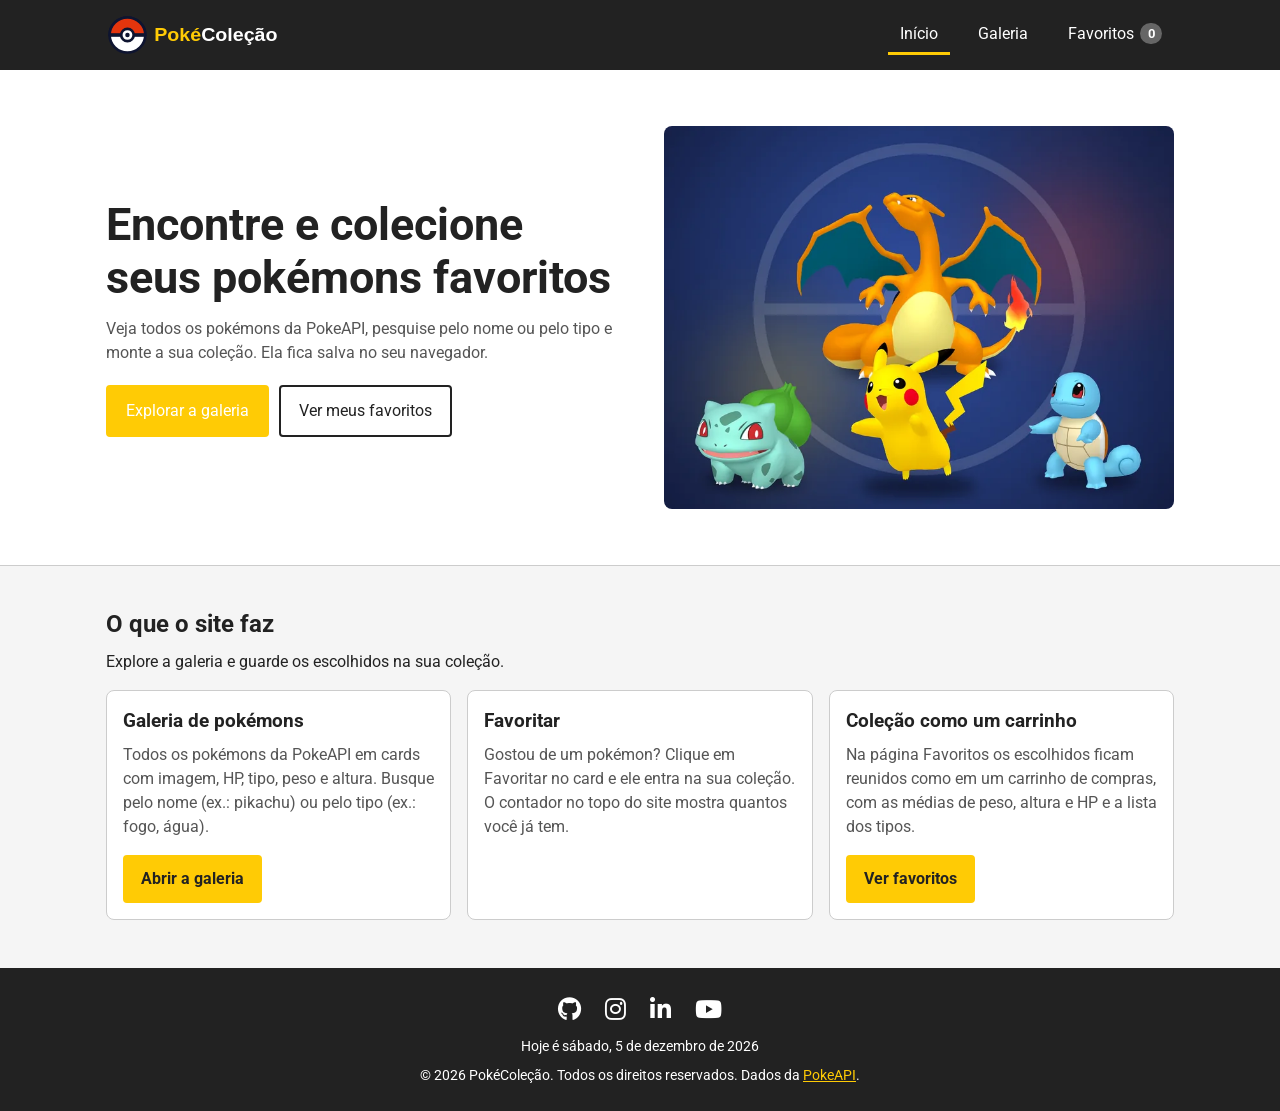
<file: index.html>
<!DOCTYPE html>
<html lang="pt-BR">
<head>
  <meta charset="UTF-8">
  <meta name="viewport" content="width=device-width, initial-scale=1.0">
  <title>PokéColeção | Início</title>

  <!-- [REQ 6.2] Preload da imagem da hero (aula: preload para recursos críticos) -->
  <link rel="preload" as="image" type="image/webp" fetchpriority="high"
        imagesrcset="img/hero-480.webp 480w, img/hero-800.webp 800w, img/hero-1200.webp 1200w"
        imagesizes="(min-width: 1025px) 540px, 100vw">

  <!-- Google Fonts (código sugerido pelo site, como na aula) e Font Awesome -->
  <link rel="preconnect" href="https://fonts.googleapis.com">
  <link rel="preconnect" href="https://fonts.gstatic.com" crossorigin>
  <link href="https://fonts.googleapis.com/css2?family=Roboto:wght@400;700&display=swap" rel="stylesheet">
  <link rel="stylesheet" href="https://cdnjs.cloudflare.com/ajax/libs/font-awesome/6.5.1/css/all.min.css">

  <!-- [REQ 1.5] CSS em arquivo separado -->
  <link rel="stylesheet" href="css/style.css">
  
</head>
<body>

  <!-- ===============================================================
       [REQ 1.1] HEADER — igual nas 3 páginas: logo em SVG + nav.
       O link da página atual recebe a classe "active".
       =============================================================== -->
  <header class="cabecalho">
    <div class="container cabecalho__interno">
      <a href="index.html" class="logo">
        <img src="img/logo.svg" alt="PokéColeção - página inicial" width="224" height="48">
      </a>
      <nav aria-label="Navegação principal">
        <ul class="nav__lista">
          <li><a href="index.html" class="nav__link active">Início</a></li>
          <li><a href="galeria.html" class="nav__link">Galeria</a></li>
          <li>
            <a href="favoritos.html" class="nav__link">
              Favoritos
              <!-- [REQ 5.2] Contador estilo carrinho -->
              <span class="contador vazio" id="contador-favoritos">0</span>
            </a>
          </li>
        </ul>
      </nav>
    </div>
  </header>

  <main>
    <!-- ===============================================================
         [REQ 2.1] HERO — imagem, título, subtítulo e CTA para a galeria.
         =============================================================== -->
    <section class="hero">
      <div class="container hero__grade">
        <div>
          <h1 class="hero__titulo">Encontre e colecione seus pokémons favoritos</h1>
          <p class="hero__subtitulo">
            Veja todos os pokémons da PokeAPI, pesquise pelo nome ou pelo tipo
            e monte a sua coleção. Ela fica salva no seu navegador.
          </p>
          <div class="hero__acoes">
            <!-- [REQ 2.1] CTA que leva à galeria -->
            <a href="galeria.html" class="btn btn--primario">Explorar a galeria</a>
            <a href="favoritos.html" class="btn">Ver meus favoritos</a>
          </div>
        </div>

        <!-- [REQ 6.2] Imagem da hero (aulas de imagens):
             srcset + sizes -> o navegador escolhe o arquivo do tamanho certo
             width + height -> reserva o espaço antes de carregar (sem CLS)
             loading="eager" + fetchpriority="high" -> é a imagem principal (LCP)
             decoding="async" -> não trava a renderização do resto -->
        <figure>
          <img class="hero__imagem"
               src="img/hero-800.webp"
               srcset="img/hero-480.webp 480w, img/hero-800.webp 800w, img/hero-1200.webp 1200w"
               sizes="(min-width: 1025px) 540px, 100vw"
               width="1200" height="900"
               alt="Charizard, Pikachu, Bulbasaur e Squirtle na frente de uma pokébola"
               loading="eager" fetchpriority="high" decoding="async">
        </figure>
      </div>
    </section>

    <!-- ===============================================================
         [REQ 2.2] SEGUNDA SEÇÃO — o que o site faz: galeria de pokémons
         e favoritos colecionados como em um carrinho de compras.
         =============================================================== -->
    <section class="recursos">
      <div class="container">
        <h2 class="titulo-secao">O que o site faz</h2>
        <p>Explore a galeria e guarde os escolhidos na sua coleção.</p>

        <div class="recursos__lista">
          <article class="recurso">
            <h3>Galeria de pokémons</h3>
            <p>Todos os pokémons da PokeAPI em cards com imagem, HP, tipo, peso e altura.
               Busque pelo nome (ex.: pikachu) ou pelo tipo (ex.: fogo, água).</p>
            <a href="galeria.html">Abrir a galeria</a>
          </article>

          <article class="recurso">
            <h3>Favoritar</h3>
            <p>Gostou de um pokémon? Clique em Favoritar no card e ele entra na sua coleção.
               O contador no topo do site mostra quantos você já tem.</p>
          </article>

          <article class="recurso">
            <h3>Coleção como um carrinho</h3>
            <p>Na página Favoritos os escolhidos ficam reunidos como em um carrinho de compras,
               com as médias de peso, altura e HP e a lista dos tipos.</p>
            <a href="favoritos.html">Ver favoritos</a>
          </article>
        </div>
      </div>
    </section>
  </main>

  <!-- ===============================================================
       [REQ 1.2] FOOTER — igual nas 3 páginas: redes sociais
       (Font Awesome) e direitos autorais.
       =============================================================== -->
  <footer class="rodape">
    <div class="container">
      <nav aria-label="Redes sociais">
        <ul class="redes">
          <li><a href="https://github.com/" target="_blank" rel="noopener noreferrer" aria-label="github"><i class="fa-brands fa-github"></i></a></li>
          <li><a href="https://www.instagram.com/" target="_blank" rel="noopener noreferrer" aria-label="instagram"><i class="fa-brands fa-instagram"></i></a></li>
          <li><a href="https://linkedin.com/" target="_blank" rel="noopener noreferrer" aria-label="linkedin"><i class="fa-brands fa-linkedin-in"></i></a></li>
          <li><a href="https://www.youtube.com/" target="_blank" rel="noopener noreferrer" aria-label="youtube"><i class="fa-brands fa-youtube"></i></a></li>
        </ul>
      </nav>
      <!-- [REQ 1.3] Data preenchida pelo js/main.js -->
      <p>Hoje é <time id="data-atual"></time></p>
      <p>&copy; <span id="ano-atual">2026</span> PokéColeção. Todos os direitos reservados.
         Dados da <a href="https://pokeapi.co/" target="_blank" rel="noopener noreferrer">PokeAPI</a>.</p>
    </div>
  </footer>
  <!-- [REQ 1.5] JS em arquivo separado, com defer (forma moderna da aula) -->
  <script src="js/main.js" defer></script>
</body>
</html>
</file>
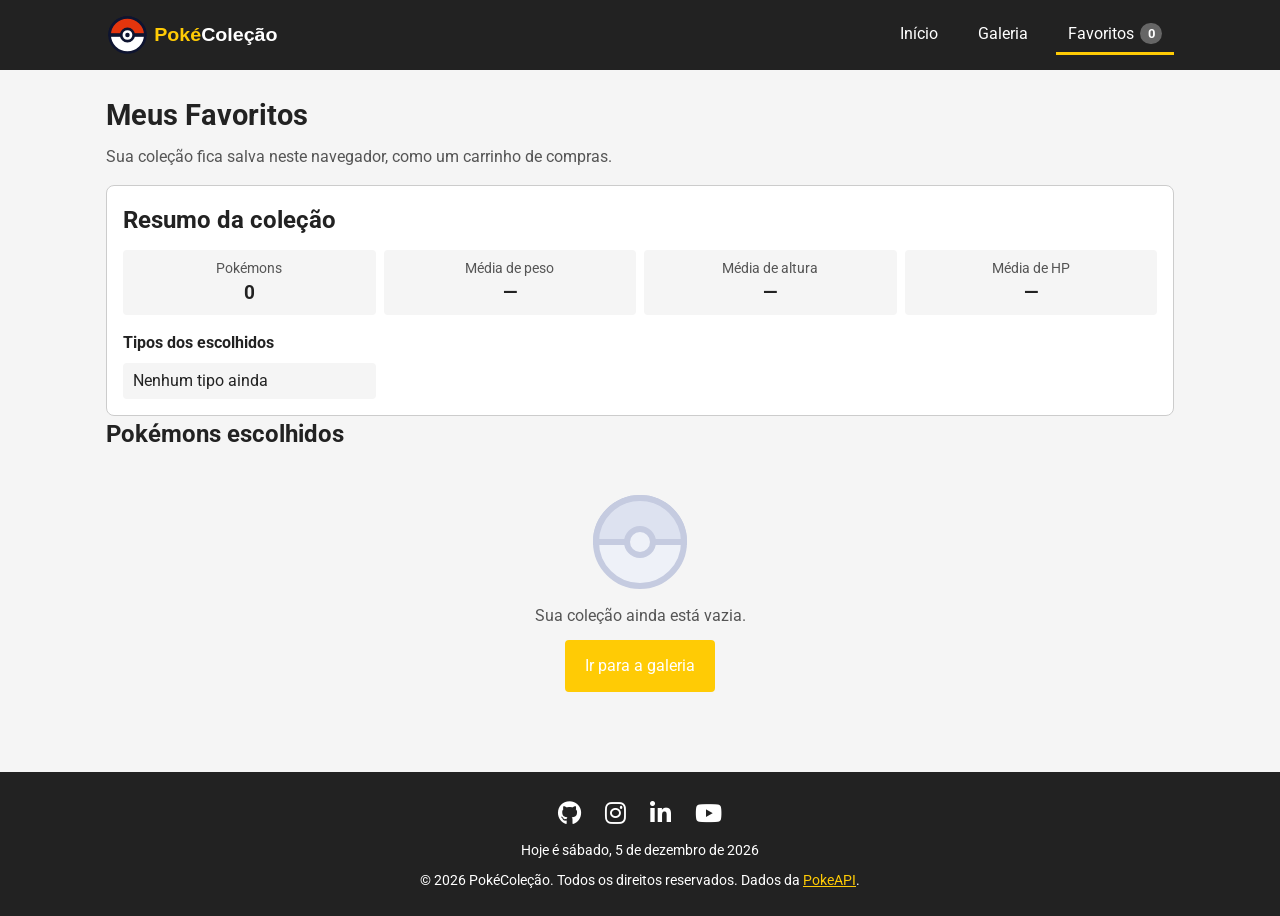
<file: favoritos.html>
<!DOCTYPE html>
<html lang="pt-BR">
<head>
  <meta charset="UTF-8">
  <meta name="viewport" content="width=device-width, initial-scale=1.0">
  <title>PokéColeção | Favoritos</title>

  <!-- Google Fonts (código sugerido pelo site, como na aula) e Font Awesome -->
  <link rel="preconnect" href="https://fonts.googleapis.com">
  <link rel="preconnect" href="https://fonts.gstatic.com" crossorigin>
  <link href="https://fonts.googleapis.com/css2?family=Roboto:wght@400;700&display=swap" rel="stylesheet">
  <link rel="stylesheet" href="https://cdnjs.cloudflare.com/ajax/libs/font-awesome/6.5.1/css/all.min.css">

  <!-- [REQ 1.5] CSS em arquivo separado -->
  <link rel="stylesheet" href="css/style.css">
  
</head>
<body>

  <!-- ===============================================================
       [REQ 1.1] HEADER — igual nas 3 páginas: logo em SVG + nav.
       O link da página atual recebe a classe "active".
       =============================================================== -->
  <header class="cabecalho">
    <div class="container cabecalho__interno">
      <a href="index.html" class="logo">
        <img src="img/logo.svg" alt="PokéColeção - página inicial" width="224" height="48">
      </a>
      <nav aria-label="Navegação principal">
        <ul class="nav__lista">
          <li><a href="index.html" class="nav__link">Início</a></li>
          <li><a href="galeria.html" class="nav__link">Galeria</a></li>
          <li>
            <a href="favoritos.html" class="nav__link active">
              Favoritos
              <!-- [REQ 5.2] Contador estilo carrinho -->
              <span class="contador vazio" id="contador-favoritos">0</span>
            </a>
          </li>
        </ul>
      </nav>
    </div>
  </header>

  <main>
    <div class="container">
      <h1 class="titulo-pagina">Meus Favoritos</h1>
      <p class="subtitulo-pagina">Sua coleção fica salva neste navegador, como um carrinho de compras.</p>

      <!-- ===============================================================
           [REQ 5.5] RESUMO ESTILO CARRINHO — no topo da página: média dos
           pesos, média das alturas, média de HP e lista dos tipos.
           =============================================================== -->
      <section class="resumo">
        <h2 class="titulo-secao">Resumo da coleção</h2>
        <dl id="resumo-dados" class="resumo__dados"></dl>
        <h3 class="resumo__subtitulo">Tipos dos escolhidos</h3>
        <ul id="resumo-tipos" class="resumo__tipos"></ul>
      </section>

      <!-- ===============================================================
           [REQ 5.3] LISTA SALVA NO localStorage — mesmos cards e mesmo grid
           da galeria. [REQ 5.4] Cada card tem o botão "Remover".
           =============================================================== -->
      <section class="favoritos">
        <h2 class="titulo-secao">Pokémons escolhidos</h2>
        <ul id="lista-favoritos" class="grid"></ul>

        <div id="favoritos-vazio" class="aviso-vazio" hidden>
          <img src="img/pokebola.svg" alt="" width="100" height="100">
          <p>Sua coleção ainda está vazia.</p>
          <a href="galeria.html" class="btn btn--primario">Ir para a galeria</a>
        </div>
      </section>
    </div>
  </main>

  <!-- ===============================================================
       [REQ 1.2] FOOTER — igual nas 3 páginas: redes sociais
       (Font Awesome) e direitos autorais.
       =============================================================== -->
  <footer class="rodape">
    <div class="container">
      <nav aria-label="Redes sociais">
        <ul class="redes">
          <li><a href="https://github.com/" target="_blank" rel="noopener noreferrer" aria-label="github"><i class="fa-brands fa-github"></i></a></li>
          <li><a href="https://www.instagram.com/" target="_blank" rel="noopener noreferrer" aria-label="instagram"><i class="fa-brands fa-instagram"></i></a></li>
          <li><a href="https://linkedin.com/" target="_blank" rel="noopener noreferrer" aria-label="linkedin"><i class="fa-brands fa-linkedin-in"></i></a></li>
          <li><a href="https://www.youtube.com/" target="_blank" rel="noopener noreferrer" aria-label="youtube"><i class="fa-brands fa-youtube"></i></a></li>
        </ul>
      </nav>
      <!-- [REQ 1.3] Data preenchida pelo js/main.js -->
      <p>Hoje é <time id="data-atual"></time></p>
      <p>&copy; <span id="ano-atual">2026</span> PokéColeção. Todos os direitos reservados.
         Dados da <a href="https://pokeapi.co/" target="_blank" rel="noopener noreferrer">PokeAPI</a>.</p>
    </div>
  </footer>
  <!-- [REQ 1.5] JS em arquivos separados, com defer (main.js global + script da página) -->
  <script src="js/main.js" defer></script>
  <script src="js/favoritos.js" defer></script>
</body>
</html>
</file>
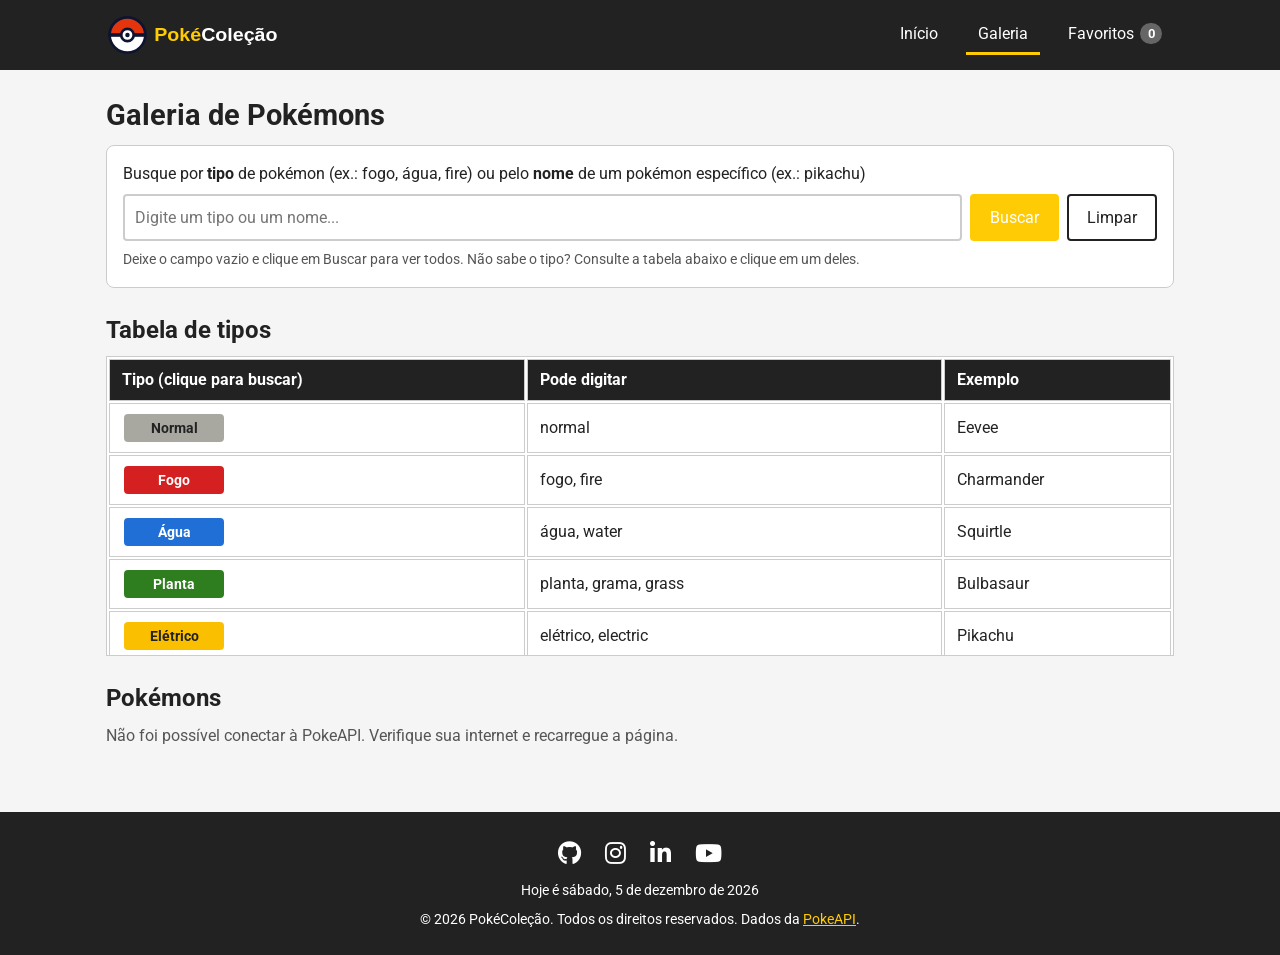
<file: galeria.html>
<!DOCTYPE html>
<html lang="pt-BR">
<head>
  <meta charset="UTF-8">
  <meta name="viewport" content="width=device-width, initial-scale=1.0">
  <title>PokéColeção | Galeria</title>

  <!-- Google Fonts (código sugerido pelo site, como na aula) e Font Awesome -->
  <link rel="preconnect" href="https://fonts.googleapis.com">
  <link rel="preconnect" href="https://fonts.gstatic.com" crossorigin>
  <link href="https://fonts.googleapis.com/css2?family=Roboto:wght@400;700&display=swap" rel="stylesheet">
  <link rel="stylesheet" href="https://cdnjs.cloudflare.com/ajax/libs/font-awesome/6.5.1/css/all.min.css">

  <!-- [REQ 1.5] CSS em arquivo separado -->
  <link rel="stylesheet" href="css/style.css">

</head>
<body>

  <!-- ===============================================================
       [REQ 1.1] HEADER — igual nas 3 páginas: logo em SVG + nav.
       O link da página atual recebe a classe "active".
       =============================================================== -->
  <header class="cabecalho">
    <div class="container cabecalho__interno">
      <a href="index.html" class="logo">
        <img src="img/logo.svg" alt="PokéColeção - página inicial" width="224" height="48">
      </a>
      <nav aria-label="Navegação principal">
        <ul class="nav__lista">
          <li><a href="index.html" class="nav__link">Início</a></li>
          <li><a href="galeria.html" class="nav__link active">Galeria</a></li>
          <li>
            <a href="favoritos.html" class="nav__link">
              Favoritos
              <!-- [REQ 5.2] Contador estilo carrinho -->
              <span class="contador vazio" id="contador-favoritos">0</span>
            </a>
          </li>
        </ul>
      </nav>
    </div>
  </header>

  <main>
    <!-- ===============================================================
         [REQ 3.1] BARRA DE BUSCA — no início do main, com mensagem clara:
         busca por TIPO de pokémon ou pelo NOME de um pokémon específico.
         =============================================================== -->
    <section class="busca">
      <div class="container">
        <h1 class="titulo-pagina">Galeria de Pokémons</h1>
        <form id="form-busca" class="busca__form">
          <label for="campo-busca" class="busca__rotulo">
            Busque por <strong>tipo</strong> de pokémon (ex.: fogo, água, fire)
            ou pelo <strong>nome</strong> de um pokémon específico (ex.: pikachu)
          </label>
          <div class="busca__linha">
            <input type="text" id="campo-busca" name="busca" class="busca__campo"
                   placeholder="Digite um tipo ou um nome...">
            <button type="submit" class="btn btn--primario">Buscar</button>
            <button type="button" id="btn-limpar" class="btn">Limpar</button>
          </div>
          <p class="busca__dica">
            Deixe o campo vazio e clique em Buscar para ver todos.
            Não sabe o tipo? Consulte a tabela abaixo e clique em um deles.
          </p>
        </form>
      </div>
    </section>

    <!-- ===============================================================
         [REQ 3.2] TABELA ILUSTRATIVA DOS TIPOS — ajuda o usuário a
         escolher o tipo para a busca (cada tipo é um botão com data-tipo).
         =============================================================== -->
    <section class="tipos">
      <div class="container">
        <h2 class="titulo-secao">Tabela de tipos</h2>
        <div class="tabela-rolagem">
          <table id="tabela-tipos" class="tabela-tipos">
            <thead>
              <tr>
                <th>Tipo (clique para buscar)</th>
                <th>Pode digitar</th>
                <th>Exemplo</th>
              </tr>
            </thead>
            <tbody>
              <tr><td><button type="button" class="selo-tipo tipo-normal" data-tipo="normal">Normal</button></td><td>normal</td><td>Eevee</td></tr>
              <tr><td><button type="button" class="selo-tipo tipo-fire" data-tipo="fogo">Fogo</button></td><td>fogo, fire</td><td>Charmander</td></tr>
              <tr><td><button type="button" class="selo-tipo tipo-water" data-tipo="água">Água</button></td><td>água, water</td><td>Squirtle</td></tr>
              <tr><td><button type="button" class="selo-tipo tipo-grass" data-tipo="planta">Planta</button></td><td>planta, grama, grass</td><td>Bulbasaur</td></tr>
              <tr><td><button type="button" class="selo-tipo tipo-electric" data-tipo="elétrico">Elétrico</button></td><td>elétrico, electric</td><td>Pikachu</td></tr>
              <tr><td><button type="button" class="selo-tipo tipo-ice" data-tipo="gelo">Gelo</button></td><td>gelo, ice</td><td>Glaceon</td></tr>
              <tr><td><button type="button" class="selo-tipo tipo-fighting" data-tipo="lutador">Lutador</button></td><td>lutador, luta, fighting</td><td>Machop</td></tr>
              <tr><td><button type="button" class="selo-tipo tipo-poison" data-tipo="venenoso">Venenoso</button></td><td>venenoso, veneno, poison</td><td>Ekans</td></tr>
              <tr><td><button type="button" class="selo-tipo tipo-ground" data-tipo="terrestre">Terrestre</button></td><td>terrestre, terra, ground</td><td>Sandshrew</td></tr>
              <tr><td><button type="button" class="selo-tipo tipo-flying" data-tipo="voador">Voador</button></td><td>voador, flying</td><td>Pidgey</td></tr>
              <tr><td><button type="button" class="selo-tipo tipo-psychic" data-tipo="psíquico">Psíquico</button></td><td>psíquico, psychic</td><td>Abra</td></tr>
              <tr><td><button type="button" class="selo-tipo tipo-bug" data-tipo="inseto">Inseto</button></td><td>inseto, bug</td><td>Caterpie</td></tr>
              <tr><td><button type="button" class="selo-tipo tipo-rock" data-tipo="pedra">Pedra</button></td><td>pedra, rocha, rock</td><td>Onix</td></tr>
              <tr><td><button type="button" class="selo-tipo tipo-ghost" data-tipo="fantasma">Fantasma</button></td><td>fantasma, ghost</td><td>Gastly</td></tr>
              <tr><td><button type="button" class="selo-tipo tipo-dragon" data-tipo="dragão">Dragão</button></td><td>dragão, dragon</td><td>Dratini</td></tr>
              <tr><td><button type="button" class="selo-tipo tipo-dark" data-tipo="sombrio">Sombrio</button></td><td>sombrio, noturno, dark</td><td>Umbreon</td></tr>
              <tr><td><button type="button" class="selo-tipo tipo-steel" data-tipo="aço">Aço</button></td><td>aço, metal, steel</td><td>Steelix</td></tr>
              <tr><td><button type="button" class="selo-tipo tipo-fairy" data-tipo="fada">Fada</button></td><td>fada, fairy</td><td>Clefairy</td></tr>
            </tbody>
          </table>
        </div>
      </div>
    </section>

    <!-- ===============================================================
         [REQ 3.3] LISTAGEM COMPLETA + [REQ 4] CARDS E GRID
         Sem filtro aparecem todos os pokémons da API (js/galeria.js).
         Grid: 1 coluna no celular, 2 no tablet e 4 no desktop (CSS).
         =============================================================== -->
    <section class="galeria">
      <div class="container">
        <h2 class="titulo-secao">Pokémons</h2>
        <p id="status-galeria" class="galeria__status">Carregando…</p>

        <ul id="grid-galeria" class="grid"></ul>

        <div id="area-mais" class="galeria__mais" hidden>
          <button type="button" id="btn-carregar-mais" class="btn">Carregar mais pokémons</button>
        </div>
      </div>
    </section>
  </main>

  <!-- ===============================================================
       [REQ 1.2] FOOTER — igual nas 3 páginas: redes sociais
       (Font Awesome) e direitos autorais.
       =============================================================== -->
  <footer class="rodape">
    <div class="container">
      <nav aria-label="Redes sociais">
        <ul class="redes">
          <li><a href="https://github.com/" target="_blank" rel="noopener noreferrer" aria-label="github"><i class="fa-brands fa-github"></i></a></li>
          <li><a href="https://www.instagram.com/" target="_blank" rel="noopener noreferrer" aria-label="instagram"><i class="fa-brands fa-instagram"></i></a></li>
          <li><a href="https://linkedin.com/" target="_blank" rel="noopener noreferrer" aria-label="linkedin"><i class="fa-brands fa-linkedin-in"></i></a></li>
          <li><a href="https://www.youtube.com/" target="_blank" rel="noopener noreferrer" aria-label="youtube"><i class="fa-brands fa-youtube"></i></a></li>
        </ul>
      </nav>
      <!-- [REQ 1.3] Data preenchida pelo js/main.js -->
      <p>Hoje é <time id="data-atual"></time></p>
      <p>&copy; <span id="ano-atual">2026</span> PokéColeção. Todos os direitos reservados.
         Dados da <a href="https://pokeapi.co/" target="_blank" rel="noopener noreferrer">PokeAPI</a>.</p>
    </div>
  </footer>
  <!-- [REQ 1.5] JS em arquivos separados, com defer (main.js global + script da página) -->
  <script src="js/main.js" defer></script>
  <script src="js/galeria.js" defer></script>
</body>
</html>
</file>
<file: css/style.css>
/* =====================================================================
   style.css — folha de estilos ÚNICA das 3 páginas
   [REQ 1.5] CSS em arquivo separado, linkado no <head> de cada HTML.
   [REQ 6.1] MOBILE FIRST (aula de Media Queries): o CSS base vale para
   celulares e as media queries com min-width ampliam para telas maiores.
   Pontos de quebra (os mesmos da aula):
     até 600px -> celulares (estilo base)
     601px     -> tablets
     1025px    -> laptops e desktops
   ===================================================================== */

/* [REQ 7.1] Variáveis CSS (aula de Variáveis CSS): poucas cores, harmoniosas */
:root {
  --escuro: #222222;
  --vermelho: #ffcb05;
  --amarelo: #ffcb05;
  --fundo: #f5f5f5;
  --borda: #cccccc;
  --texto-suave: #555555;

  /* [REQ 1.4] altura FIXA do header no celular */
  --altura-header: 110px;
}

/* Reset (aula "CSS de fábrica, Box Model e Reset") */
* {
  margin: 0;
  padding: 0;
  box-sizing: border-box;
}

/* [REQ 1.4] NAV ESTÁVEL: a barra de rolagem fica sempre presente.
   Assim páginas curtas e longas têm a mesma largura e os links do nav
   não "pulam" ao trocar de página (aula vh-vs-porcento: overflow). */
html {
  overflow-y: scroll;
}

body {
  min-height: 100vh;
  display: flex;
  flex-direction: column;
  font-family: 'Roboto', sans-serif;
  line-height: 1.5;
  color: var(--escuro);
  background-color: var(--fundo);
}

/* o main cresce e empurra o footer para o fim da página (aula nav-footer) */
main {
  flex: 1;
}

ul {
  list-style: none;
}

a {
  color: #0b5cad;
}

/* [REQ 6.2] Boas práticas com imagens (aula): nunca passam do container
   e mantêm a proporção */
img {
  max-width: 100%;
  height: auto;
  display: block;
}

.container {
  max-width: 1100px;
  margin: 0 auto;
  padding: 0 16px;
}

/* ---------------------------------------------------------------------
   Botões
   --------------------------------------------------------------------- */
.btn {
  display: inline-flex;
  align-items: center;
  justify-content: center;
  padding: 12px 18px;
  border: 2px solid var(--escuro);
  border-radius: 4px;
  background-color: #ffffff;
  color: var(--escuro);
  font-family: inherit;
  font-size: 1rem;
  text-align: center;
  text-decoration: none;
  cursor: pointer;
}

.btn:hover {
  background-color: #e6e6e6;
}

.btn--primario {
  background-color: var(--vermelho);
  border-color: var(--vermelho);
  color: #ffffff;
}

.btn--primario:hover {
  background-color: #a30000;
  border-color: #a30000;
}

/* =====================================================================
   [REQ 1.1] HEADER (igual nas 3 páginas)
   [REQ 1.4] position: sticky + altura fixa (aula de position)
   ===================================================================== */
.cabecalho {
  position: sticky;
  top: 0;
  z-index: 10;
  height: var(--altura-header);
  background-color: var(--escuro);
}

/* celular: logo em cima e nav embaixo */
.cabecalho__interno {
  height: 100%;
  display: flex;
  flex-direction: column;
  align-items: center;
  justify-content: center;
  gap: 8px;
}

.logo img {
  width: 170px;
}

.nav__lista {
  display: flex;
  gap: 8px;
}

/* todos os links têm a mesma borda (transparente), então a largura
   e a altura não mudam quando um link fica ativo */
.nav__link {
  display: inline-flex;
  align-items: center;
  gap: 6px;
  padding: 6px 12px;
  border-bottom: 3px solid transparent;
  color: #ffffff;
  text-decoration: none;
}

.nav__link:hover {
  color: var(--amarelo);
}

/* [REQ 1.1] Link da PÁGINA ATUAL destacado (classe active, como na aula) */
.nav__link.active {
  border-bottom: 3px solid var(--amarelo);
}

/* [REQ 5.2] CONTADOR estilo carrinho, ao lado de "Favoritos" */
.contador {
  display: inline-flex;
  align-items: center;
  justify-content: center;
  min-width: 22px;
  padding: 1px 6px;
  border-radius: 11px;
  background-color: var(--vermelho);
  color: #ffffff;
  font-size: 0.8rem;
  font-weight: bold;
  text-align: center;
}

.contador.vazio {
  background-color: #666666;
}

/* =====================================================================
   [REQ 1.2] FOOTER (igual nas 3 páginas)
   ===================================================================== */
.rodape {
  margin: 48px 0 0;
  padding: 24px 0;
  background-color: var(--escuro);
  color: #ffffff;
  text-align: center;
  font-size: 0.9rem;
}

.rodape p {
  margin: 8px 0 0;
}

.rodape a {
  color: var(--amarelo);
}

.redes {
  display: flex;
  justify-content: center;
  gap: 24px;
}

.redes a {
  color: #ffffff;
  font-size: 1.5rem;
}

.redes a:hover {
  color: var(--amarelo);
}

/* ---------------------------------------------------------------------
   Títulos
   --------------------------------------------------------------------- */
.titulo-pagina {
  margin: 24px 0 8px;
  font-size: 1.8rem;
}

.titulo-secao {
  margin: 0 0 8px;
  font-size: 1.5rem;
}

.subtitulo-pagina {
  color: var(--texto-suave);
}

/* =====================================================================
   [REQ 2.1] HERO (Index)
   ===================================================================== */
.hero {
  padding: 32px 0;
  background-color: #ffffff;
  border-bottom: 1px solid var(--borda);
}

/* celular: texto em cima e imagem embaixo */
.hero__grade {
  display: grid;
  grid-template-columns: 1fr;
  gap: 24px;
  align-items: center;
}

.hero__titulo {
  margin: 0 0 12px;
  font-size: 2rem;
  line-height: 1.2;
}

.hero__subtitulo {
  margin: 0 0 20px;
  color: var(--texto-suave);
}

.hero__acoes {
  display: flex;
  flex-direction: column;
  gap: 10px;
}

/* [REQ 6.2] CLS zero na hero: width/height no HTML + aspect-ratio aqui
   reservam o espaço da imagem ANTES dela carregar (aula de imagens) */
.hero__imagem {
  width: 100%;
  height: auto;
  aspect-ratio: 4 / 3;
  object-fit: cover;
  border-radius: 8px;
  background-color: var(--fundo);
}

/* =====================================================================
   [REQ 2.2] SEGUNDA SEÇÃO (o que o site faz)
   ===================================================================== */
.recursos {
  padding: 40px 0 0;
}

.recursos__lista {
  display: grid;
  grid-template-columns: 1fr;
  gap: 16px;
  margin: 16px 0 0;
}

.recurso {
  padding: 16px;
  background-color: #ffffff;
  border: 1px solid var(--borda);
  border-radius: 8px;
}

.recurso h3 {
  margin: 0 0 8px;
}

.recurso p {
  margin: 0 0 8px;
  color: var(--texto-suave);
}

.recurso a {
  display: inline-block;
  margin-top: 8px;
  padding: 10px 16px;
  border: 2px solid #ffcb05;
  border-radius: 4px;
  background-color: #ffcb05;
  color: #222222;
  font-weight: 700;
  text-decoration: none;
}

.recurso a:hover {
  border-color: #e6b900;
  background-color: #e6b900;
}

.recurso a:focus-visible {
  outline: 3px solid #222222;
  outline-offset: 3px;
}

/* =====================================================================
   [REQ 3.1] BARRA DE BUSCA (Galeria)
   ===================================================================== */
.busca__form {
  padding: 16px;
  background-color: #ffffff;
  border: 1px solid var(--borda);
  border-radius: 8px;
}

.busca__rotulo {
  display: block;
  margin: 0 0 8px;
}

/* celular: campo e botões empilhados */
.busca__linha {
  display: flex;
  flex-direction: column;
  gap: 8px;
}

.busca__campo {
  padding: 10px;
  border: 2px solid var(--borda);
  border-radius: 4px;
  font-family: inherit;
  font-size: 1rem;
}

.busca__dica {
  margin: 8px 0 0;
  font-size: 0.9rem;
  color: var(--texto-suave);
}

/* =====================================================================
   [REQ 3.2] TABELA DE TIPOS
   ===================================================================== */
.tipos {
  margin: 24px 0 0;
}

/* a tabela rola dentro da caixa (overflow) e o cabeçalho fica preso no
   topo com position: sticky (exercício 05 da aula de position) */
.tabela-rolagem {
  height: 300px;
  overflow: auto;
  margin: 8px 0 0;
  background-color: #ffffff;
  border: 1px solid var(--borda);
}

.tabela-tipos {
  width: 100%;
}

.tabela-tipos th,
.tabela-tipos td {
  padding: 8px 12px;
  text-align: left;
  border: 1px solid var(--borda);
}

.tabela-tipos th {
  position: sticky;
  top: 0;
  background-color: var(--escuro);
  color: #ffffff;
}

/* Selo de tipo (tabela, cards e resumo) */
.selo-tipo {
  margin: 2px;
  padding: 2px 10px;
  border: none;
  border-radius: 4px;
  background-color: #666666;
  color: #ffffff;
  font-size: 0.85rem;
  font-weight: bold;
}

button.selo-tipo {
  min-width: 100px;
  padding: 6px 10px;
  font-family: inherit;
  cursor: pointer;
}

/* [REQ 7.1] cor de cada tipo (texto escuro nas cores claras = contraste) */
.tipo-normal   { background-color: #a8a8a0; color: #222222; }
.tipo-fire     { background-color: #d42020; color: #ffffff; }
.tipo-water    { background-color: #1f6fd6; color: #ffffff; }
.tipo-grass    { background-color: #2e7d1e; color: #ffffff; }
.tipo-electric { background-color: #fac000; color: #222222; }
.tipo-ice      { background-color: #3dcef3; color: #222222; }
.tipo-fighting { background-color: #ff8000; color: #222222; }
.tipo-poison   { background-color: #8a3cc4; color: #ffffff; }
.tipo-ground   { background-color: #915121; color: #ffffff; }
.tipo-flying   { background-color: #81b9ef; color: #222222; }
.tipo-psychic  { background-color: #c8285e; color: #ffffff; }
.tipo-bug      { background-color: #91a119; color: #222222; }
.tipo-rock     { background-color: #afa981; color: #222222; }
.tipo-ghost    { background-color: #704170; color: #ffffff; }
.tipo-dragon   { background-color: #4b5ad8; color: #ffffff; }
.tipo-dark     { background-color: #4f3f40; color: #ffffff; }
.tipo-steel    { background-color: #60a1b8; color: #222222; }
.tipo-fairy    { background-color: #ef70ef; color: #222222; }

/* =====================================================================
   [REQ 4.2] LAYOUT DA GALERIA
   Celular (base): 1 coluna. Tablet e desktop: nas media queries do final.
   ===================================================================== */
.galeria {
  margin: 24px 0 0;
}

.galeria__status {
  margin: 8px 0 16px;
  color: var(--texto-suave);
}

.grid {
  display: grid;
  grid-template-columns: 1fr;
  gap: 16px;
}

.galeria__mais {
  margin: 24px 0 0;
  text-align: center;
}

/* =====================================================================
   [REQ 4.1] CARDS — elementos em COLUNA e CENTRALIZADOS no contra eixo
   flex-direction: column -> eixo principal na vertical
   align-items: center    -> centraliza no contra eixo (horizontal)
   ===================================================================== */
.card {
  height: 100%;
  display: flex;
  flex-direction: column;
  align-items: center;
  gap: 8px;
  padding: 16px;
  background-color: #ffffff;
  border: 1px solid var(--borda);
  border-radius: 8px;
  text-align: center;
}

/* [REQ 6.2] CLS zero nos cards: a <img> tem width/height no HTML e
   aspect-ratio aqui (o espaço é reservado antes de carregar) */
.card img {
  width: 100%;
  max-width: 180px;
  height: auto;
  aspect-ratio: 1 / 1;
  object-fit: contain;
  border-radius: 8px;
  background-color: var(--fundo);
}

.card h3 {
  font-size: 1.15rem;
}

.card__tipos {
  display: flex;
  justify-content: center;
  gap: 8px;
}

.card .btn {
  width: 100%;
}

/* [REQ 5.1] Botão favoritar (classe "ativo" quando já está na coleção) */
.btn--favoritar {
  background-color: var(--escuro);
  border-color: var(--escuro);
  color: #ffffff;
}

.btn--favoritar:hover {
  background-color: #444444;
}

.btn--favoritar.ativo {
  background-color: var(--vermelho);
  border-color: var(--vermelho);
}

/* [REQ 5.4] Botão remover */
.btn--remover {
  border-color: var(--vermelho);
  color: var(--vermelho);
}

.btn--remover:hover {
  background-color: var(--vermelho);
  color: #ffffff;
}

/* enquanto o pokémon carrega, o espaço do card já está reservado
   (evita CLS) e mostra o spinner da aula de animações */
.carregando-card {
  display: flex;
  align-items: center;
  justify-content: center;
  min-height: 380px;
  background-color: #ffffff;
  border: 1px solid var(--borda);
  border-radius: 8px;
}

.spinner {
  width: 48px;
  height: 48px;
  border: 4px solid var(--borda);
  border-top-color: var(--vermelho);
  border-radius: 50%;
  animation: spin 1s linear infinite;
}

@keyframes spin {
  to { transform: rotate(360deg); }
}

/* =====================================================================
   [REQ 5.5] RESUMO ESTILO CARRINHO (Favoritos)
   ===================================================================== */
.resumo {
  margin: 16px 0 0;
  padding: 16px;
  background-color: #ffffff;
  border: 1px solid var(--borda);
  border-radius: 8px;
}

/* celular: 2 colunas de números */
.resumo__dados {
  display: grid;
  grid-template-columns: 1fr 1fr;
  gap: 8px;
  margin: 12px 0 16px;
}

.resumo__linha {
  padding: 8px;
  border-radius: 4px;
  background-color: var(--fundo);
  text-align: center;
}

.resumo__linha dt {
  font-size: 0.85rem;
  color: var(--texto-suave);
}

.resumo__linha dd {
  font-size: 1.2rem;
  font-weight: bold;
}

.resumo__subtitulo {
  margin: 0 0 8px;
  font-size: 1rem;
}

.resumo__tipos {
  display: grid;
  grid-template-columns: 1fr 1fr;
  gap: 8px;
}

.resumo__tipo {
  display: flex;
  align-items: center;
  gap: 8px;
  padding: 6px 10px;
  border-radius: 4px;
  background-color: var(--fundo);
}

.resumo__qtd {
  font-weight: bold;
}

.aviso-vazio {
  padding: 32px 0;
  text-align: center;
  color: var(--texto-suave);
}

.aviso-vazio p {
  margin: 0 0 12px;
}

.aviso-vazio img {
  width: 100px;
  height: 100px;
  margin: 0 auto 12px;
}

/* respeita quem prefere menos movimento (aula de animações) */
@media (prefers-reduced-motion: reduce) {
  .spinner {
    animation: none;
  }
}

/* =====================================================================
   [REQ 6.1] PONTO DE QUEBRA — TABLETS (a partir de 601px)
   [REQ 4.2] Galeria em 2 colunas
   ===================================================================== */
@media (min-width: 601px) {
  :root {
    --altura-header: 70px;
  }

  /* header em uma linha: logo à esquerda e nav à direita */
  .cabecalho__interno {
    flex-direction: row;
    justify-content: space-between;
  }

  .logo img {
    width: 200px;
  }

  .nav__lista {
    gap: 16px;
  }

  .hero__titulo {
    font-size: 2.4rem;
  }

  .hero__acoes {
    flex-direction: row;
  }

  .busca__linha {
    flex-direction: row;
  }

  .busca__campo {
    flex: 1;
  }

  .grid {
    grid-template-columns: 1fr 1fr;
  }

  .resumo__dados {
    grid-template-columns: 1fr 1fr 1fr 1fr;
  }

  .resumo__tipos {
    grid-template-columns: 1fr 1fr 1fr 1fr;
  }
}

/* =====================================================================
   [REQ 6.1] PONTO DE QUEBRA — LAPTOPS E DESKTOPS (a partir de 1025px)
   [REQ 4.2] Galeria em 4 colunas
   ===================================================================== */
@media (min-width: 1025px) {
  .hero {
    padding: 56px 0;
  }

  /* hero em 2 colunas: texto à esquerda e imagem à direita */
  .hero__grade {
    grid-template-columns: 1fr 1fr;
    gap: 48px;
  }

  .hero__titulo {
    font-size: 2.8rem;
  }

  .recursos__lista {
    grid-template-columns: 1fr 1fr 1fr;
  }

  .grid {
    grid-template-columns: 1fr 1fr 1fr 1fr;
  }
}
</file>
